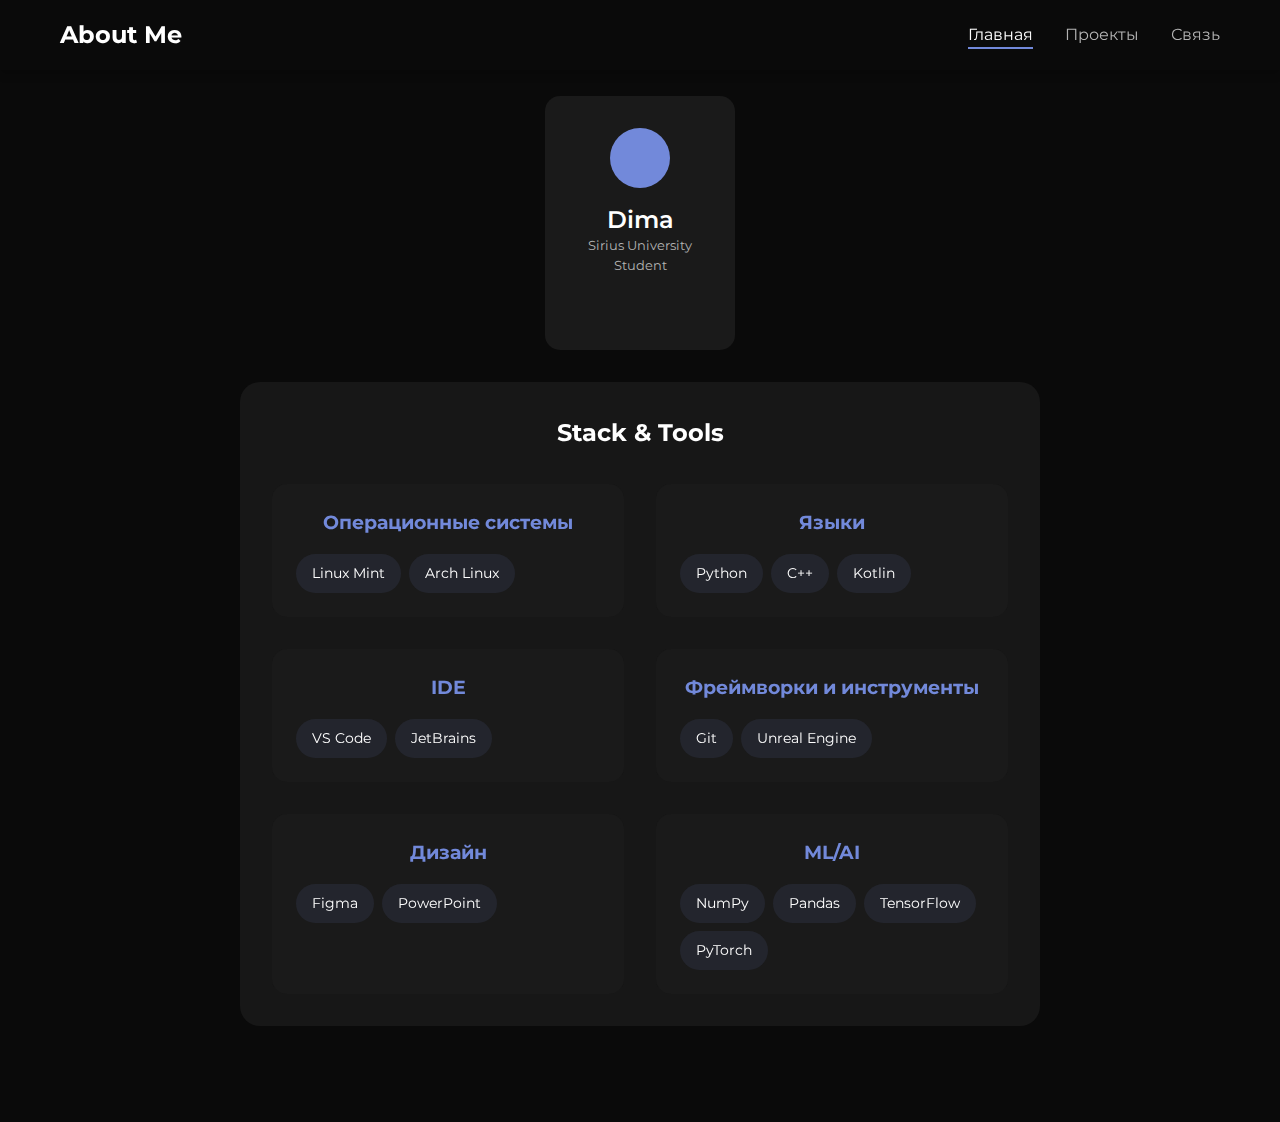
<file: index.html>
<!DOCTYPE html>
<html lang="ru">
<head>
    <meta charset="UTF-8">
    <meta name="viewport" content="width=device-width, initial-scale=1.0">
    <title>About Me</title>
    <link rel="stylesheet" href="css/style.css">
    <link rel="preconnect" href="https://fonts.googleapis.com">
    <link rel="preconnect" href="https://fonts.gstatic.com" crossorigin>
    <link href="https://fonts.googleapis.com/css2?family=Inter:wght@400;500;600;700&display=swap" rel="stylesheet">
    <link rel="stylesheet" href="https://cdnjs.cloudflare.com/ajax/libs/font-awesome/6.0.0/css/all.min.css">
</head>
<body>
    <nav class="navbar">
        <div class="container">
            <a href="#" class="logo">About Me</a>
            <button class="menu-toggle">☰</button>
            <ul class="nav-links">
                <li><a href="#home" class="active">Главная</a></li>
                <li><a href="#projects">Проекты</a></li>
                <li><a href="#contact">Связь</a></li>
            </ul>
        </div>
    </nav>

    <main>
        <section id="home" class="section active">
            <div class="container">
                <div class="hero">
                    <div class="card">
                        <div class="card-info">
                            <div class="card-avatar"></div>
                            <div class="card-title">Dima</div>
                            <div class="card-subtitle">Sirius University Student</div>
                        </div>
                        <ul class="card-social">
                            <li class="card-social__item">
                                <a href="https://t.me/about_me_dn/6" target="_blank">
                                    <svg viewBox="0 0 24 24" xmlns="http://www.w3.org/2000/svg">
                                        <path d="M12 2C6.48 2 2 6.48 2 12s4.48 10 10 10 10-4.48 10-10S17.52 2 12 2zm4.64 6.8c-.15 1.58-.8 5.42-1.13 7.19-.14.75-.42 1-.68 1.03-.58.05-1.02-.38-1.58-.75-.88-.58-1.38-.94-2.23-1.5-.99-.65-.35-1.01.22-1.59.15-.15 2.71-2.48 2.76-2.69.01-.03.01-.14-.09-.2-.1-.06-.24-.04-.35-.02-.15.02-2.57 1.66-7.27 4.88-.7.48-1.34.72-1.91.7-.63-.01-1.84-.36-2.74-.65-1.1-.36-1.98-.55-1.9-1.16.03-.27.4-.55 1.1-.85 4.12-1.81 6.87-3.01 8.25-3.61 3.92-1.61 4.73-1.89 5.26-1.89.11 0 .36.03.52.18.14.15.18.35.2.58z"/>
                                    </svg>
                                </a>
                            </li>
                        </ul>
                    </div>

                    <div class="stack-section">
                        <h2>Stack & Tools</h2>
                        <div class="stack-grid">
                            <div class="stack-category">
                                <h3>Операционные системы</h3>
                                <div class="stack-items">
                                    <span class="stack-item">Linux Mint</span>
                                    <span class="stack-item">Arch Linux</span>
                                </div>
                            </div>
                            <div class="stack-category">
                                <h3>Языки</h3>
                                <div class="stack-items">
                                    <span class="stack-item">Python</span>
                                    <span class="stack-item">C++</span>
                                    <span class="stack-item">Kotlin</span>
                                </div>
                            </div>
                            <div class="stack-category">
                                <h3>IDE</h3>
                                <div class="stack-items">
                                    <span class="stack-item">VS Code</span>
                                    <span class="stack-item">JetBrains</span>
                                </div>
                            </div>
                            <div class="stack-category">
                                <h3>Фреймворки и инструменты</h3>
                                <div class="stack-items">
                                    <span class="stack-item">Git</span>
                                    <span class="stack-item">Unreal Engine</span>
                                </div>
                            </div>
                            <div class="stack-category">
                                <h3>Дизайн</h3>
                                <div class="stack-items">
                                    <span class="stack-item">Figma</span>
                                    <span class="stack-item">PowerPoint</span>
                                </div>
                            </div>
                            <div class="stack-category">
                                <h3>ML/AI</h3>
                                <div class="stack-items">
                                    <span class="stack-item">NumPy</span>
                                    <span class="stack-item">Pandas</span>
                                    <span class="stack-item">TensorFlow</span>
                                    <span class="stack-item">PyTorch</span>
                                </div>
                            </div>
                        </div>
                    </div>
                </div>
            </div>
        </section>

        <section id="projects" class="section">
            <div class="container">
                <h2>Мои проекты</h2>
                <div class="projects-grid">
                    <!-- Проекты будут загружены динамически -->
                </div>
            </div>
        </section>

        <section id="contact" class="section">
            <div class="container">
                <div class="main">
                    <div class="up">
                        <button class="card1">
                            <a href="https://s.team/p/jnqh-wnpb/RQJQPNFP" target="_blank">
                                <img src="images/icons8-steam.svg" alt="Steam" class="steam">
                            </a>
                        </button>
                        <button class="card2">
                            <a href="http://music.yandex.ru/users/velikiisuslik/playlists/3?utm_medium=copy_link" target="_blank">
                                <svg height="30px" width="30px" viewBox="0 0 24 24" xmlns="http://www.w3.org/2000/svg" class="music">
                                    <path d="M12 3v10.55c-.59-.34-1.27-.55-2-.55-2.21 0-4 1.79-4 4s1.79 4 4 4 4-1.79 4-4V7h4V3h-6z"/>
                                </svg>
                            </a>
                        </button>
                    </div>
                    <div class="down">
                        <button class="card3">
                            <a href="https://github.com/Toster1903" target="_blank">
                                <svg height="30px" width="30px" viewBox="0 0 30 30" xmlns="http://www.w3.org/2000/svg" class="github">
                                    <path d="M15,3C8.373,3,3,8.373,3,15c0,5.623,3.872,10.328,9.092,11.63C12.036,26.468,12,26.28,12,26.047v-2.051 c-0.487,0-1.303,0-1.508,0c-0.821,0-1.551-0.353-1.905-1.009c-0.393-0.729-0.461-1.844-1.435-2.526 c-0.289-0.227-0.069-0.486,0.264-0.451c0.615,0.174,1.125,0.596,1.605,1.222c0.478,0.627,0.703,0.769,1.596,0.769 c0.433,0,1.081-0.025,1.691-0.121c0.328-0.833,0.895-1.6,1.588-1.962c-3.996-0.411-5.903-2.399-5.903-5.098 c0-1.162,0.495-2.286,1.336-3.233C9.053,10.647,8.706,8.73,9.435,8c1.798,0,2.885,1.166,3.146,1.481C13.477,9.174,14.461,9,15.495,9 c1.036,0,2.024,0.174,2.922,0.483C18.675,9.17,19.763,8,21.565,8c0.732,0.731,0.381,2.656,0.102,3.594 c0.836,0.945,1.328,2.066,1.328,3.226c0,2.697-1.904,4.684-5.894,5.097C18.199,20.49,19,22.1,19,23.313v2.734 c0,0.104-0.023,0.179-0.035,0.268C23.641,24.676,27,20.236,27,15C27,8.373,21.627,3,15,3z"/>
                                </svg>
                            </a>
                        </button>
                        <button class="card4">
                            <a href="https://t.me/about_me_dn/6" target="_blank">
                                <svg height="30px" width="30px" viewBox="0 0 48 48" xmlns="http://www.w3.org/2000/svg" class="telegram">
                                    <path d="M24 4A20 20 0 1 0 24 44A20 20 0 1 0 24 4Z"/>
                                    <path d="M33.95,15l-3.746,19.126c0,0-0.161,0.874-1.245,0.874c-0.576,0-0.873-0.274-0.873-0.274l-8.114-6.733 l-3.97-2.001l-5.095-1.355c0,0-0.907-0.262-0.907-1.012c0-0.625,0.933-0.923,0.933-0.923l21.316-8.468 c-0.001-0.001,0.651-0.235,1.126-0.234C33.667,14,34,14.125,34,14.5C34,14.75,33.95,15,33.95,15z" fill="#fff"/>
                                    <path d="M23,30.505l-3.426,3.374c0,0-0.149,0.115-0.348,0.12c-0.069,0.002-0.143-0.009-0.219-0.043 l0.964-5.965L23,30.505z" fill="#b0bec5"/>
                                    <path d="M29.897,18.196c-0.169-0.22-0.481-0.26-0.701-0.093L16,26c0,0,2.106,5.892,2.427,6.912 c0.322,1.021,0.58,1.045,0.58,1.045l0.964-5.965l9.832-9.096C30.023,18.729,30.064,18.416,29.897,18.196z" fill="#cfd8dc"/>
                                </svg>
                            </a>
                        </button>
                    </div>
                </div>
            </div>
        </section>
    </main>

    <script src="js/script.js"></script>
</body>
</html>
</file>
<file: css/style.css>
@import url('https://fonts.googleapis.com/css2?family=Montserrat:wght@300;400;500;600;700&display=swap');

:root {
    --bg-primary: #0a0a0a;
    --bg-secondary: #1a1a1a;
    --text-primary: #ffffff;
    --text-secondary: #b3b3b3;
    --accent-color: #7289da;
    --card-bg: rgba(26, 26, 26, 0.8);
    --transition: all 0.3s ease;
}

* {
    margin: 0;
    padding: 0;
    box-sizing: border-box;
    font-family: 'Montserrat', sans-serif;
}

body {
    font-family: 'Inter', sans-serif;
    background-color: var(--bg-primary);
    color: var(--text-primary);
    line-height: 1.6;
    overflow-x: hidden;
}

.container {
    max-width: 1200px;
    margin: 0 auto;
    padding: 0 20px;
}

/* Навигация */
.navbar {
    position: fixed;
    top: 0;
    left: 0;
    width: 100%;
    background: rgba(10, 10, 10, 0.8);
    backdrop-filter: blur(10px);
    z-index: 1000;
    padding: 1rem 0;
    box-shadow: 0 2px 10px rgba(0, 0, 0, 0.3);
}

.navbar .container {
    display: flex;
    justify-content: space-between;
    align-items: center;
}

.logo {
    font-size: 1.5rem;
    font-weight: 700;
    color: var(--text-primary);
    text-decoration: none;
}

.nav-links {
    display: flex;
    list-style: none;
    gap: 2rem;
}

.nav-links a {
    color: var(--text-secondary);
    text-decoration: none;
    transition: var(--transition);
    position: relative;
}

.nav-links a:hover,
.nav-links a.active {
    color: var(--text-primary);
}

.nav-links a::after {
    content: '';
    position: absolute;
    bottom: -5px;
    left: 0;
    width: 0;
    height: 2px;
    background: var(--accent-color);
    transition: var(--transition);
}

.nav-links a:hover::after,
.nav-links a.active::after {
    width: 100%;
}

/* Секции */
.section {
    min-height: 100vh;
    padding: 6rem 0;
    display: none;
}

.section.active {
    display: block;
    animation: fadeIn 0.5s ease;
}

@keyframes fadeIn {
    from {
        opacity: 0;
        transform: translateY(20px);
    }
    to {
        opacity: 1;
        transform: translateY(0);
    }
}

/* Главная страница */
.hero {
    text-align: center;
    max-width: 800px;
    margin: 0 auto;
}

.hero-gif {
    max-width: 300px;
    border-radius: 20px;
    margin-bottom: 2rem;
    box-shadow: 0 10px 30px rgba(0, 0, 0, 0.3);
}

h1 {
    font-size: 3rem;
    margin-bottom: 1rem;
    background: linear-gradient(45deg, var(--accent-color), #ffffff);
    background-clip: text;
    -webkit-background-clip: text;
    -webkit-text-fill-color: transparent;
    color: transparent;
}

.subtitle {
    font-size: 1.2rem;
    color: var(--text-secondary);
    margin-bottom: 1rem;
}

.description {
    font-size: 1.1rem;
    margin-bottom: 2rem;
}

/* Социальные ссылки */
.social-links {
    display: flex;
    justify-content: center;
    gap: 1.5rem;
    margin-bottom: 3rem;
}

.social-link {
    color: var(--text-primary);
    font-size: 1.5rem;
    transition: var(--transition);
}

.social-link:hover {
    color: var(--accent-color);
    transform: translateY(-3px);
}

/* Stack & Tools */
.stack-section {
    background: var(--card-bg);
    border-radius: 20px;
    padding: 2rem;
    backdrop-filter: blur(10px);
}

.stack-section h2 {
    text-align: center;
    margin-bottom: 2rem;
}

.stack-grid {
    display: grid;
    grid-template-columns: repeat(auto-fit, minmax(250px, 1fr));
    gap: 2rem;
}

.stack-category {
    background: var(--bg-secondary);
    padding: 1.5rem;
    border-radius: 15px;
    transition: var(--transition);
}

.stack-category:hover {
    transform: translateY(-5px);
    box-shadow: 0 10px 20px rgba(0, 0, 0, 0.2);
}

.stack-category h3 {
    color: var(--accent-color);
    margin-bottom: 1rem;
}

.stack-items {
    display: flex;
    flex-wrap: wrap;
    gap: 0.5rem;
}

.stack-item {
    background: rgba(114, 137, 218, 0.1);
    padding: 0.5rem 1rem;
    border-radius: 20px;
    font-size: 0.9rem;
    transition: var(--transition);
}

.stack-item:hover {
    background: rgba(114, 137, 218, 0.2);
}

/* Проекты */
.projects-grid {
    display: grid;
    grid-template-columns: repeat(auto-fill, minmax(300px, 1fr));
    gap: 2rem;
    padding: 2rem;
}

.project-card {
    background: var(--card-bg);
    border-radius: 15px;
    padding: 1.5rem;
    transition: transform 0.3s ease, box-shadow 0.3s ease;
    backdrop-filter: blur(10px);
    border: 1px solid rgba(255, 255, 255, 0.1);
}

.project-card:hover {
    transform: translateY(-5px);
    box-shadow: 0 10px 20px rgba(0, 0, 0, 0.2);
}

.project-card h3 {
    color: var(--text-primary);
    margin-bottom: 1rem;
    font-size: 1.2rem;
}

.project-card p {
    color: var(--text-secondary);
    margin-bottom: 1rem;
    font-size: 0.9rem;
    line-height: 1.5;
}

.project-stats {
    display: flex;
    gap: 1rem;
    margin-bottom: 1rem;
    color: var(--text-secondary);
    font-size: 0.9rem;
}

.project-link {
    display: inline-block;
    padding: 0.5rem 1rem;
    background: var(--accent-color);
    color: white;
    text-decoration: none;
    border-radius: 5px;
    transition: background 0.3s ease;
}

.project-link:hover {
    background: #5b6eae;
}

.error {
    color: #ff6b6b;
    text-align: center;
    padding: 2rem;
}

/* Контакты */
.contact-description {
    text-align: center;
    margin-bottom: 2rem;
    font-size: 1.2rem;
}

.contact-links {
    display: flex;
    justify-content: center;
    gap: 1rem;
}

.contact-button {
    display: inline-flex;
    align-items: center;
    gap: 0.5rem;
    background: var(--accent-color);
    color: white;
    padding: 1rem 2rem;
    border-radius: 30px;
    text-decoration: none;
    transition: var(--transition);
}

.contact-button:hover {
    transform: translateY(-3px);
    box-shadow: 0 5px 15px rgba(114, 137, 218, 0.3);
}

/* Адаптивность */
@media (max-width: 768px) {
    .navbar {
        padding: 0.5rem 0;
    }

    .navbar .container {
        justify-content: space-between;
        padding: 0 1rem;
    }

    .menu-toggle {
        display: block;
    }

    .nav-links {
        position: fixed;
        top: 0;
        right: -100%;
        width: 70%;
        height: 100vh;
        background: rgba(10, 10, 10, 0.95);
        backdrop-filter: blur(10px);
        padding: 2rem;
        transition: right 0.3s ease;
        z-index: 1000;
        flex-direction: column;
        align-items: center;
        justify-content: center;
    }

    .nav-links.active {
        right: 0;
    }

    .nav-links a {
        padding: 1rem 0;
        font-size: 1.2rem;
        width: 100%;
        text-align: center;
    }

    h1 {
        font-size: 2.5rem;
    }
    
    .stack-grid {
        grid-template-columns: 1fr;
    }
    
    .projects-grid {
        grid-template-columns: 1fr;
    }
}

/* Card styles */
.card {
    width: 190px;
    height: 254px;
    background: var(--bg-secondary);
    padding: 2rem 1.5rem;
    transition: box-shadow .3s ease, transform .2s ease;
    border-radius: 15px;
    margin: 0 auto 2rem;
}

.card-info {
    display: flex;
    flex-direction: column;
    justify-content: center;
    align-items: center;
    transition: transform .2s ease, opacity .2s ease;
}

.card-avatar {
    --size: 60px;
    background: linear-gradient(45deg, var(--accent-color), #7289da);
    width: var(--size);
    height: var(--size);
    border-radius: 50%;
    transition: transform .2s ease;
    margin-bottom: 1rem;
}

.card-title {
    color: var(--text-primary);
    font-size: 1.5em;
    font-weight: 600;
    line-height: 2rem;
}

.card-subtitle {
    color: var(--text-secondary);
    font-size: 0.8em;
}

.card-social {
    transform: translateY(200%);
    display: flex;
    justify-content: space-around;
    width: 100%;
    opacity: 0;
    transition: transform .2s ease, opacity .2s ease;
    list-style: none;
    padding: 0;
    margin: 0;
}

.card-social__item a {
    text-decoration: none;
}

.card-social__item svg {
    display: block;
    height: 18px;
    width: 18px;
    fill: var(--text-secondary);
    cursor: pointer;
    transition: fill 0.2s ease, transform 0.2s ease;
}

.card:hover {
    box-shadow: 0 8px 50px rgba(114, 137, 218, 0.2);
}

.card:hover .card-info {
    transform: translateY(-5%);
}

.card:hover .card-social {
    transform: translateY(100%);
    opacity: 1;
}

.card-social__item svg:hover {
    fill: var(--accent-color);
    transform: scale(1.1);
}

.card-avatar:hover {
    transform: scale(1.1);
}

/* Contact section styles */
.main {
    display: flex;
    flex-direction: column;
    gap: 1em;
    align-items: center;
    justify-content: center;
    min-height: 60vh;
    padding: 2em;
    background: rgba(26, 26, 26, 0.8);
    border-radius: 20px;
    backdrop-filter: blur(10px);
    box-shadow: 0 8px 32px rgba(0, 0, 0, 0.3);
}

.up, .down {
    display: flex;
    flex-direction: row;
    gap: 1em;
    justify-content: center;
}

.card1, .card2, .card3, .card4 {
    width: 120px;
    height: 120px;
    outline: none;
    border: none;
    background: rgba(255, 255, 255, 0.1);
    box-shadow: rgba(50, 50, 93, 0.25) 0px 2px 5px -1px, rgba(0, 0, 0, 0.3) 0px 1px 3px -1px;
    transition: .2s ease-in-out;
    display: flex;
    align-items: center;
    justify-content: center;
    position: relative;
}

.card1 {
    border-radius: 120px 5px 5px 5px;
}

.card2 {
    border-radius: 5px 120px 5px 5px;
}

.card3 {
    border-radius: 5px 5px 5px 120px;
}

.card4 {
    border-radius: 5px 5px 120px 5px;
}

.steam {
    width: 40px;
    height: 40px;
    transition: .2s ease-in-out;
}

.music, .github, .telegram {
    width: 40px;
    height: 40px;
    transition: .2s ease-in-out;
}

.music {
    fill: #03A9F4;
}

.github {
    fill: #000000;
}

.telegram {
    fill: #8c9eff;
}

.card1:hover {
    cursor: pointer;
    scale: 1.1;
    background-color: #cc39a4;
}

.card1:hover .steam {
    filter: brightness(0) saturate(100%) invert(100%) sepia(0%) saturate(0%) hue-rotate(93deg) brightness(103%) contrast(103%);
}

.card1:hover::after {
    content: 'Steam';
    position: absolute;
    left: -80px;
    top: 50%;
    transform: translateY(-50%);
    color: var(--text-primary);
    font-size: 1.2em;
    font-weight: 500;
    white-space: nowrap;
}

.card2:hover {
    cursor: pointer;
    scale: 1.1;
    background-color: #03A9F4;
}

.card2:hover .music {
    fill: white;
}

.card2:hover::after {
    content: 'Yandex Music';
    position: absolute;
    right: -120px;
    top: 50%;
    transform: translateY(-50%);
    color: var(--text-primary);
    font-size: 1.2em;
    font-weight: 500;
    white-space: nowrap;
}

.card3:hover {
    cursor: pointer;
    scale: 1.1;
    background-color: black;
}

.card3:hover .github {
    fill: white;
}

.card3:hover::after {
    content: 'GitHub';
    position: absolute;
    left: -80px;
    top: 50%;
    transform: translateY(-50%);
    color: var(--text-primary);
    font-size: 1.2em;
    font-weight: 500;
    white-space: nowrap;
}

.card4:hover {
    cursor: pointer;
    scale: 1.1;
    background-color: #8c9eff;
}

.card4:hover .telegram {
    fill: white;
}

.card4:hover::after {
    content: 'Telegram';
    position: absolute;
    right: -100px;
    top: 50%;
    transform: translateY(-50%);
    color: var(--text-primary);
    font-size: 1.2em;
    font-weight: 500;
    white-space: nowrap;
}

/* Новые анимации */
@keyframes glow {
    0% {
        box-shadow: 0 0 5px var(--accent-color);
    }
    50% {
        box-shadow: 0 0 20px var(--accent-color);
    }
    100% {
        box-shadow: 0 0 5px var(--accent-color);
    }
}

@keyframes shake {
    0%, 100% {
        transform: translateX(0);
    }
    25% {
        transform: translateX(-5px);
    }
    75% {
        transform: translateX(5px);
    }
}

@keyframes bounce {
    0%, 100% {
        transform: translateY(0);
    }
    50% {
        transform: translateY(-10px);
    }
}

@keyframes spin {
    from {
        transform: rotate(0deg);
    }
    to {
        transform: rotate(360deg);
    }
}

/* Применение новых анимаций */
.nav-links a:hover {
    animation: shake 0.5s ease;
}

.project-card:hover {
    animation: glow 2s infinite;
}

.card:hover {
    animation: bounce 1s ease;
}

.card-social__item svg:hover {
    animation: spin 0.5s ease;
}

/* Анимация для кнопок */
.project-link {
    position: relative;
    overflow: hidden;
    transition: all 0.3s ease;
}

.project-link::before {
    content: '';
    position: absolute;
    top: 0;
    left: -100%;
    width: 100%;
    height: 100%;
    background: linear-gradient(
        90deg,
        transparent,
        rgba(255, 255, 255, 0.2),
        transparent
    );
    transition: 0.5s;
}

.project-link:hover::before {
    left: 100%;
}

/* Анимация для заголовков */
.section h2 {
    position: relative;
    display: inline-block;
    animation: fadeIn 1s ease-out;
}

.section h2::after {
    content: '';
    position: absolute;
    bottom: 0;
    left: 0;
    width: 0;
    height: 2px;
    background: var(--accent-color);
    animation: widthGrow 1s ease-out forwards;
    animation-delay: 0.5s;
}

/* Анимация для карточек контактов */
.card1, .card2, .card3, .card4 {
    transition: all 0.3s ease;
}

.card1:hover, .card2:hover, .card3:hover, .card4:hover {
    transform: scale(1.1) rotate(5deg);
    animation: glow 2s infinite;
}

/* Анимация для стека технологий */
.stack-item {
    transition: all 0.3s ease;
}

.stack-item:hover {
    transform: scale(1.1) translateY(-5px);
    animation: glow 2s infinite;
}

/* Мобильное меню */
.menu-toggle {
    display: none;
    background: none;
    border: none;
    color: var(--text-primary);
    font-size: 1.5rem;
    cursor: pointer;
    padding: 0.5rem;
    z-index: 1001;
}

@media (max-width: 768px) {
    .menu-toggle {
        display: block;
    }

    .nav-links {
        position: fixed;
        top: 0;
        right: -100%;
        width: 70%;
        height: 100vh;
        background: rgba(10, 10, 10, 0.95);
        backdrop-filter: blur(10px);
        padding: 2rem;
        transition: right 0.3s ease;
        z-index: 1000;
        flex-direction: column;
        align-items: center;
        justify-content: center;
    }

    .nav-links.active {
        right: 0;
    }

    .nav-links a {
        padding: 1rem 0;
        font-size: 1.2rem;
        width: 100%;
        text-align: center;
    }

    .navbar .container {
        justify-content: space-between;
        padding: 0 1rem;
    }
}
</file>
